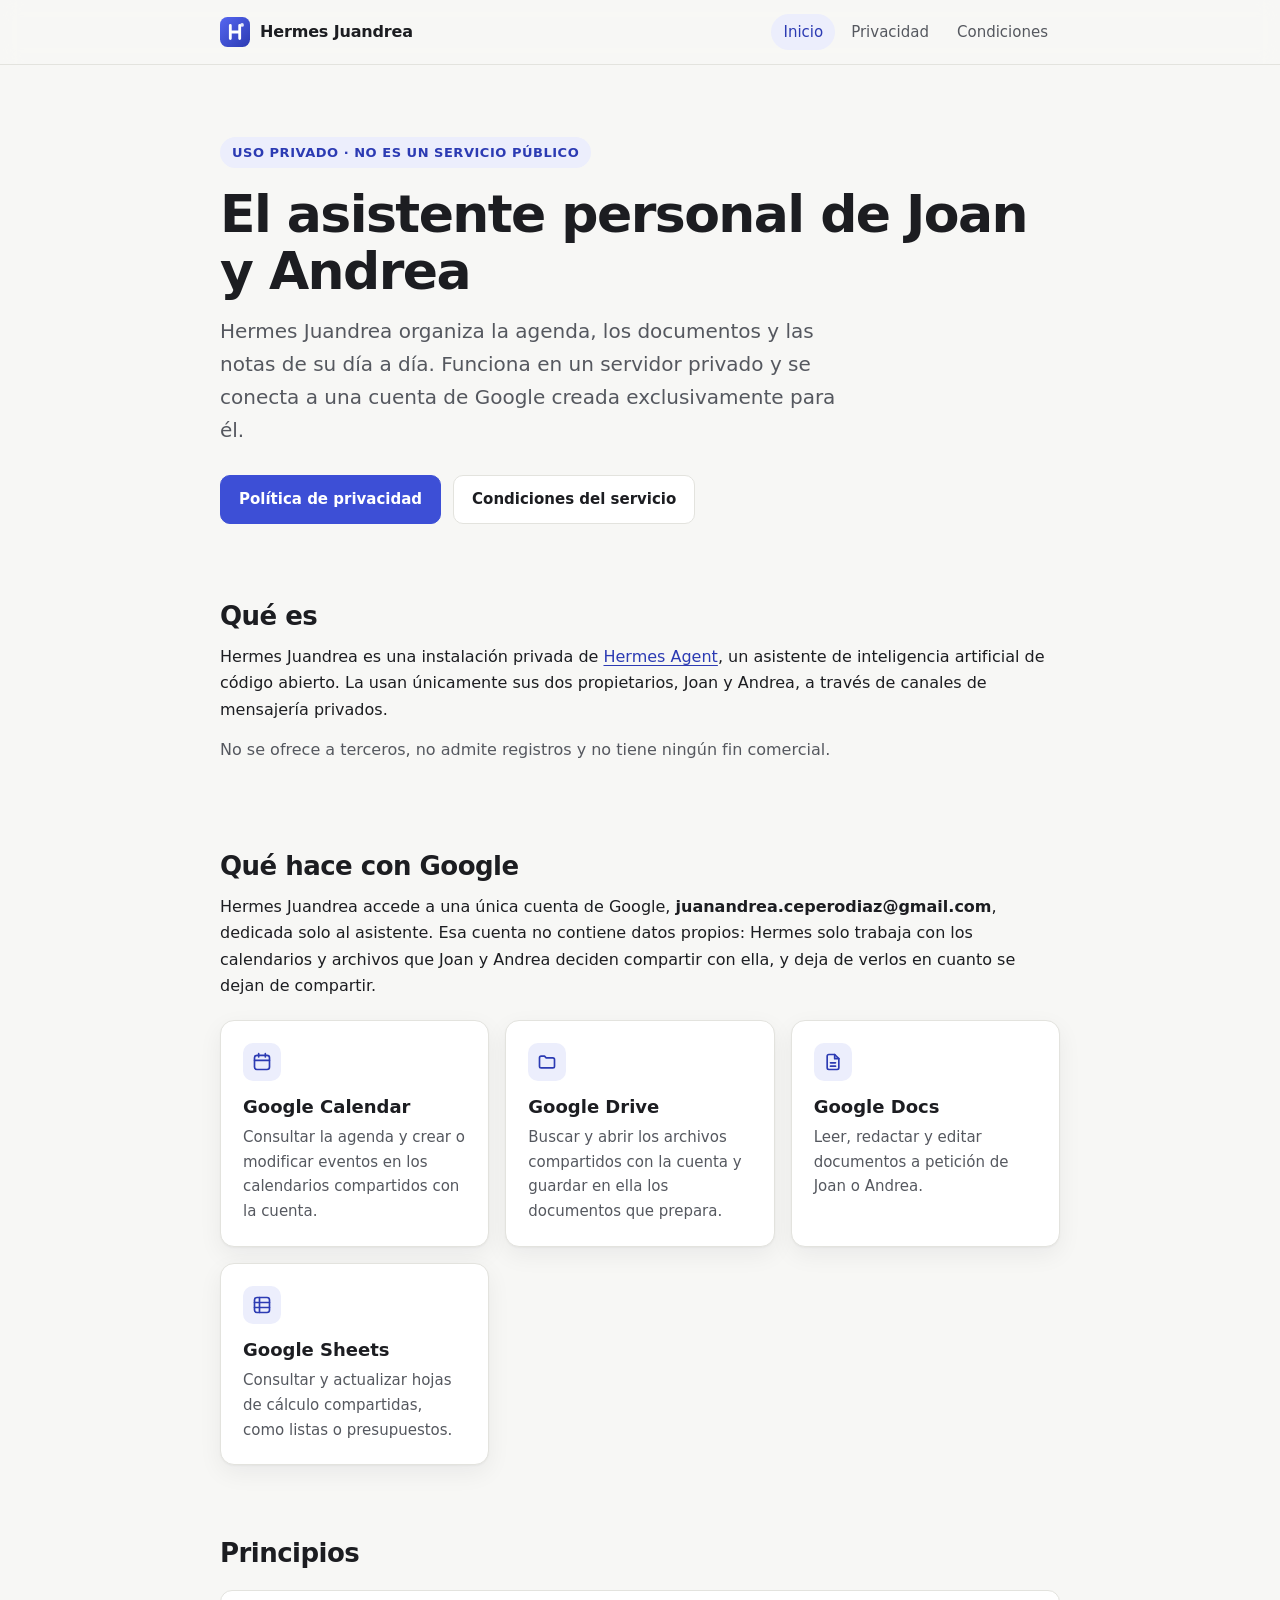
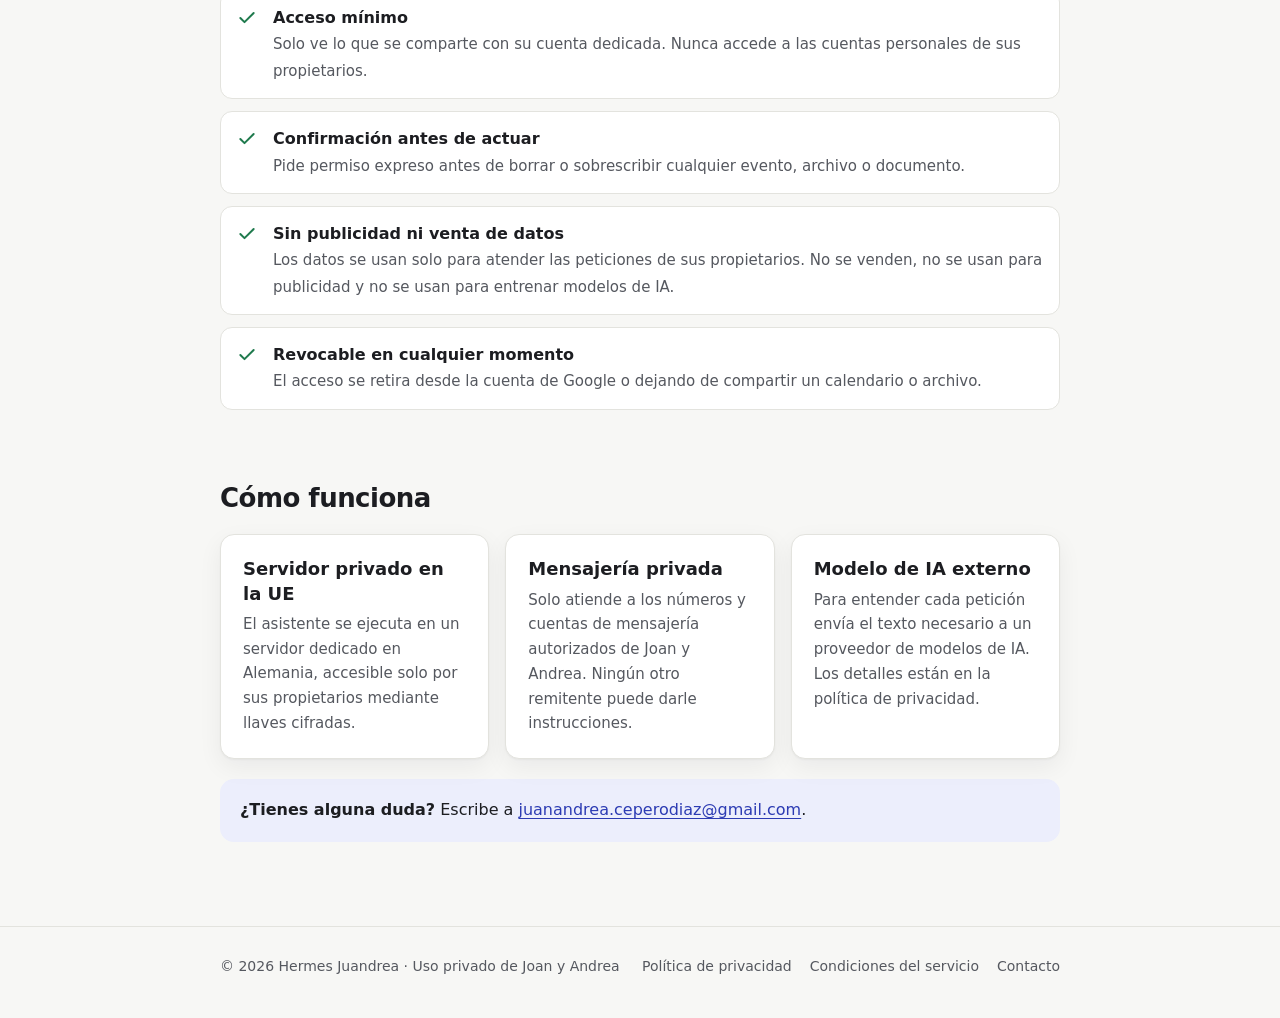
<file: index.html>
<!doctype html>
<html lang="es">
<head>
  <meta charset="utf-8">
  <meta name="viewport" content="width=device-width, initial-scale=1">
  <title>Hermes Juandrea · Asistente personal privado</title>
  <meta name="description" content="Hermes Juandrea es el asistente personal privado de Joan y Andrea. Se conecta a una cuenta de Google dedicada para gestionar su calendario y sus documentos compartidos.">
  <meta name="theme-color" content="#3d4fd6">
  <link rel="icon" href="assets/logo.svg" type="image/svg+xml">
  <link rel="stylesheet" href="assets/style.css">
</head>
<body>
  <a class="skip" href="#contenido">Saltar al contenido</a>

  <header class="site-header">
    <div class="wrap">
      <a class="brand" href="./"><img src="assets/logo.svg" alt="" width="30" height="30"> Hermes Juandrea</a>
      <nav class="nav" aria-label="Principal">
        <a href="./" aria-current="page">Inicio</a>
        <a href="privacy.html">Privacidad</a>
        <a href="terms.html">Condiciones</a>
      </nav>
    </div>
  </header>

  <main id="contenido">
    <div class="wrap">
      <section class="hero">
        <span class="eyebrow">Uso privado · No es un servicio público</span>
        <h1>El asistente personal de Joan y Andrea</h1>
        <p class="lead">Hermes Juandrea organiza la agenda, los documentos y las notas de su día a día. Funciona en un servidor privado y se conecta a una cuenta de Google creada exclusivamente para él.</p>
        <div class="actions">
          <a class="btn primary" href="privacy.html">Política de privacidad</a>
          <a class="btn" href="terms.html">Condiciones del servicio</a>
        </div>
      </section>

      <section aria-labelledby="que-es">
        <h2 id="que-es">Qué es</h2>
        <p>Hermes Juandrea es una instalación privada de <a href="https://github.com/NousResearch/hermes-agent" rel="noopener">Hermes Agent</a>, un asistente de inteligencia artificial de código abierto. La usan únicamente sus dos propietarios, Joan y Andrea, a través de canales de mensajería privados.</p>
        <p class="muted">No se ofrece a terceros, no admite registros y no tiene ningún fin comercial.</p>
      </section>

      <section aria-labelledby="google">
        <h2 id="google">Qué hace con Google</h2>
        <p>Hermes Juandrea accede a una única cuenta de Google, <strong>juanandrea.ceperodiaz@gmail.com</strong>, dedicada solo al asistente. Esa cuenta no contiene datos propios: Hermes solo trabaja con los calendarios y archivos que Joan y Andrea deciden compartir con ella, y deja de verlos en cuanto se dejan de compartir.</p>

        <div class="grid">
          <article class="card">
            <div class="icon" aria-hidden="true">
              <svg viewBox="0 0 24 24" fill="none" stroke="currentColor" stroke-width="2" stroke-linecap="round" stroke-linejoin="round"><rect x="3" y="4" width="18" height="17" rx="3"/><path d="M8 2v4M16 2v4M3 10h18"/></svg>
            </div>
            <h3>Google Calendar</h3>
            <p>Consultar la agenda y crear o modificar eventos en los calendarios compartidos con la cuenta.</p>
          </article>
          <article class="card">
            <div class="icon" aria-hidden="true">
              <svg viewBox="0 0 24 24" fill="none" stroke="currentColor" stroke-width="2" stroke-linecap="round" stroke-linejoin="round"><path d="M3 7a2 2 0 0 1 2-2h4l2 2h8a2 2 0 0 1 2 2v8a2 2 0 0 1-2 2H5a2 2 0 0 1-2-2z"/></svg>
            </div>
            <h3>Google Drive</h3>
            <p>Buscar y abrir los archivos compartidos con la cuenta y guardar en ella los documentos que prepara.</p>
          </article>
          <article class="card">
            <div class="icon" aria-hidden="true">
              <svg viewBox="0 0 24 24" fill="none" stroke="currentColor" stroke-width="2" stroke-linecap="round" stroke-linejoin="round"><path d="M14 3H7a2 2 0 0 0-2 2v14a2 2 0 0 0 2 2h10a2 2 0 0 0 2-2V8z"/><path d="M14 3v5h5M9 13h6M9 17h6"/></svg>
            </div>
            <h3>Google Docs</h3>
            <p>Leer, redactar y editar documentos a petición de Joan o Andrea.</p>
          </article>
          <article class="card">
            <div class="icon" aria-hidden="true">
              <svg viewBox="0 0 24 24" fill="none" stroke="currentColor" stroke-width="2" stroke-linecap="round" stroke-linejoin="round"><rect x="3" y="3" width="18" height="18" rx="3"/><path d="M3 9h18M3 15h18M9 3v18"/></svg>
            </div>
            <h3>Google Sheets</h3>
            <p>Consultar y actualizar hojas de cálculo compartidas, como listas o presupuestos.</p>
          </article>
        </div>
      </section>

      <section aria-labelledby="principios">
        <h2 id="principios">Principios</h2>
        <ul class="list">
          <li>
            <svg viewBox="0 0 24 24" fill="none" stroke="currentColor" stroke-width="2.4" stroke-linecap="round" stroke-linejoin="round" aria-hidden="true"><path d="M20 6 9 17l-5-5"/></svg>
            <div><strong>Acceso mínimo</strong><span>Solo ve lo que se comparte con su cuenta dedicada. Nunca accede a las cuentas personales de sus propietarios.</span></div>
          </li>
          <li>
            <svg viewBox="0 0 24 24" fill="none" stroke="currentColor" stroke-width="2.4" stroke-linecap="round" stroke-linejoin="round" aria-hidden="true"><path d="M20 6 9 17l-5-5"/></svg>
            <div><strong>Confirmación antes de actuar</strong><span>Pide permiso expreso antes de borrar o sobrescribir cualquier evento, archivo o documento.</span></div>
          </li>
          <li>
            <svg viewBox="0 0 24 24" fill="none" stroke="currentColor" stroke-width="2.4" stroke-linecap="round" stroke-linejoin="round" aria-hidden="true"><path d="M20 6 9 17l-5-5"/></svg>
            <div><strong>Sin publicidad ni venta de datos</strong><span>Los datos se usan solo para atender las peticiones de sus propietarios. No se venden, no se usan para publicidad y no se usan para entrenar modelos de IA.</span></div>
          </li>
          <li>
            <svg viewBox="0 0 24 24" fill="none" stroke="currentColor" stroke-width="2.4" stroke-linecap="round" stroke-linejoin="round" aria-hidden="true"><path d="M20 6 9 17l-5-5"/></svg>
            <div><strong>Revocable en cualquier momento</strong><span>El acceso se retira desde la cuenta de Google o dejando de compartir un calendario o archivo.</span></div>
          </li>
        </ul>
      </section>

      <section aria-labelledby="como">
        <h2 id="como">Cómo funciona</h2>
        <div class="grid">
          <article class="card">
            <h3>Servidor privado en la UE</h3>
            <p>El asistente se ejecuta en un servidor dedicado en Alemania, accesible solo por sus propietarios mediante llaves cifradas.</p>
          </article>
          <article class="card">
            <h3>Mensajería privada</h3>
            <p>Solo atiende a los números y cuentas de mensajería autorizados de Joan y Andrea. Ningún otro remitente puede darle instrucciones.</p>
          </article>
          <article class="card">
            <h3>Modelo de IA externo</h3>
            <p>Para entender cada petición envía el texto necesario a un proveedor de modelos de IA. Los detalles están en la política de privacidad.</p>
          </article>
        </div>
        <div class="note">
          <p><strong>¿Tienes alguna duda?</strong> Escribe a <a href="mailto:juanandrea.ceperodiaz@gmail.com">juanandrea.ceperodiaz@gmail.com</a>.</p>
        </div>
      </section>
    </div>
  </main>

  <footer class="site-footer">
    <div class="wrap">
      <span>© 2026 Hermes Juandrea · Uso privado de Joan y Andrea</span>
      <nav aria-label="Legal">
        <a href="privacy.html">Política de privacidad</a>
        <a href="terms.html">Condiciones del servicio</a>
        <a href="mailto:juanandrea.ceperodiaz@gmail.com">Contacto</a>
      </nav>
    </div>
  </footer>
</body>
</html>
</file>
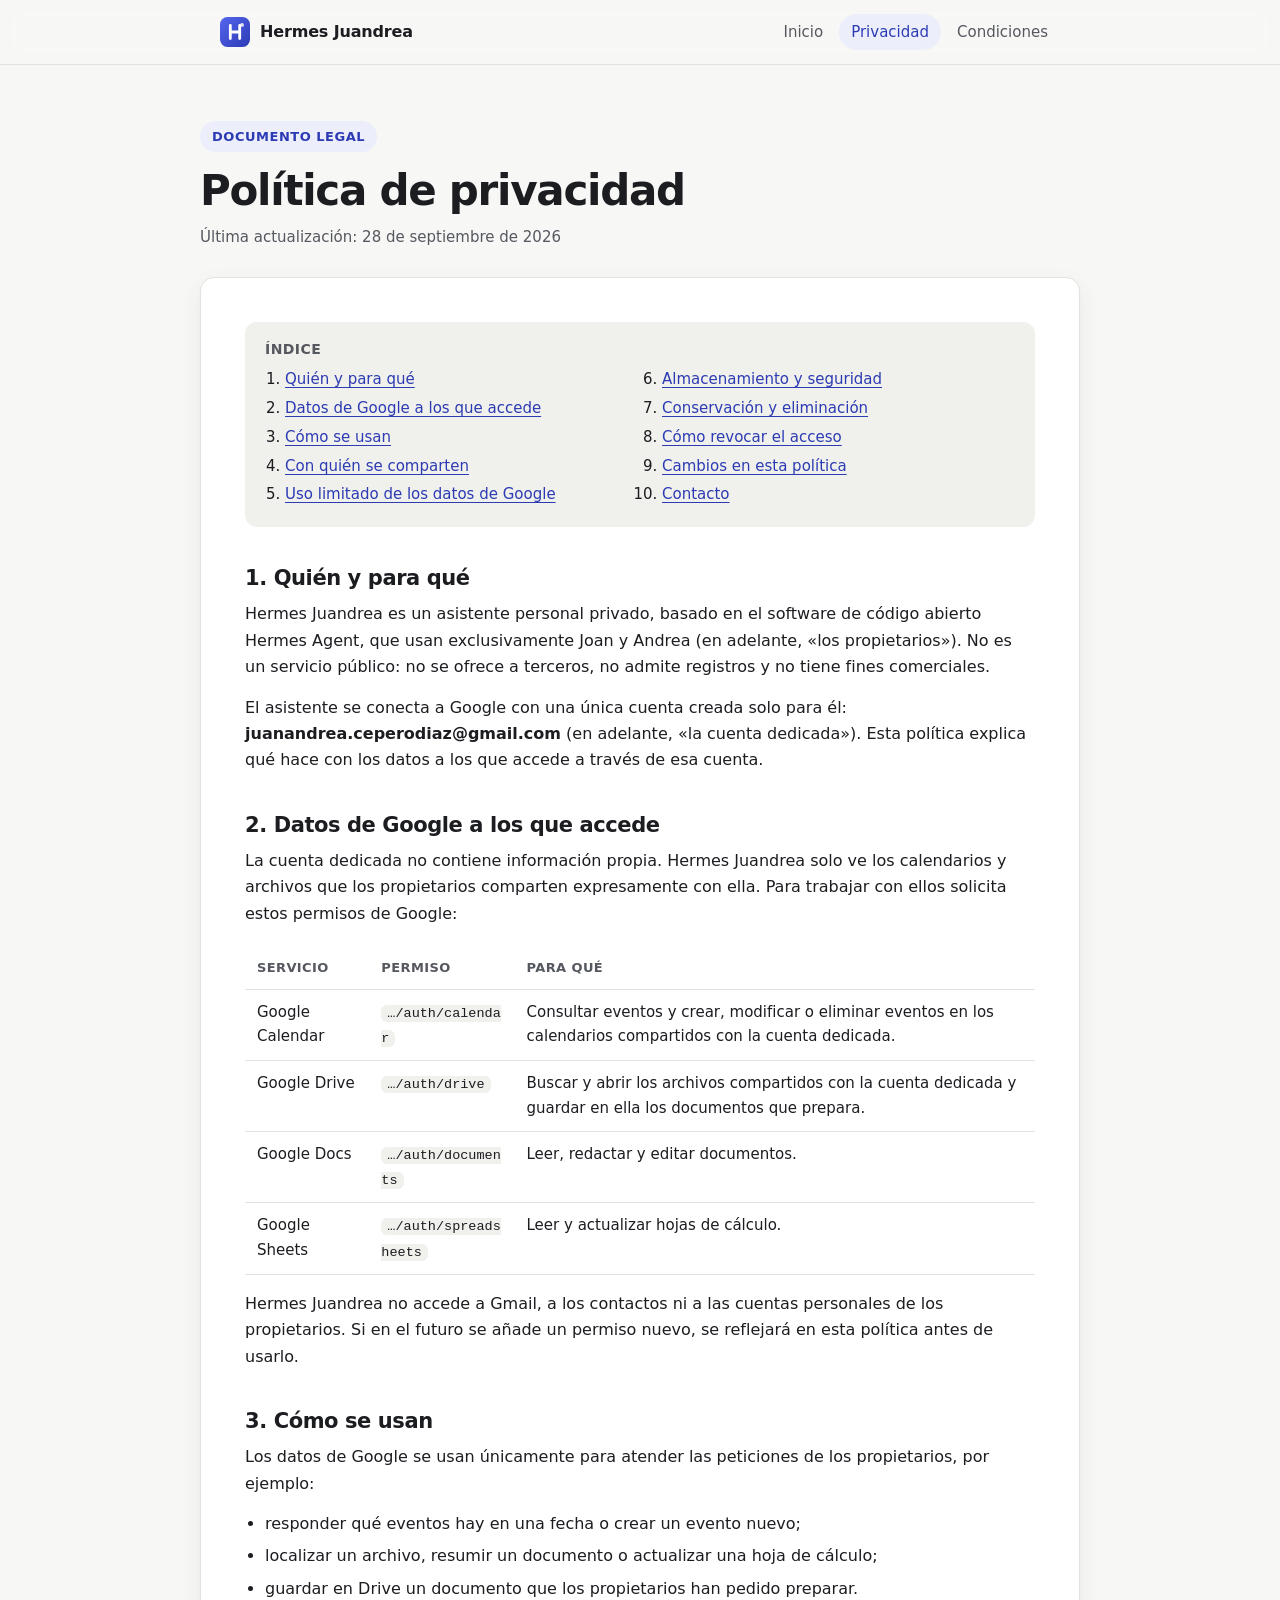
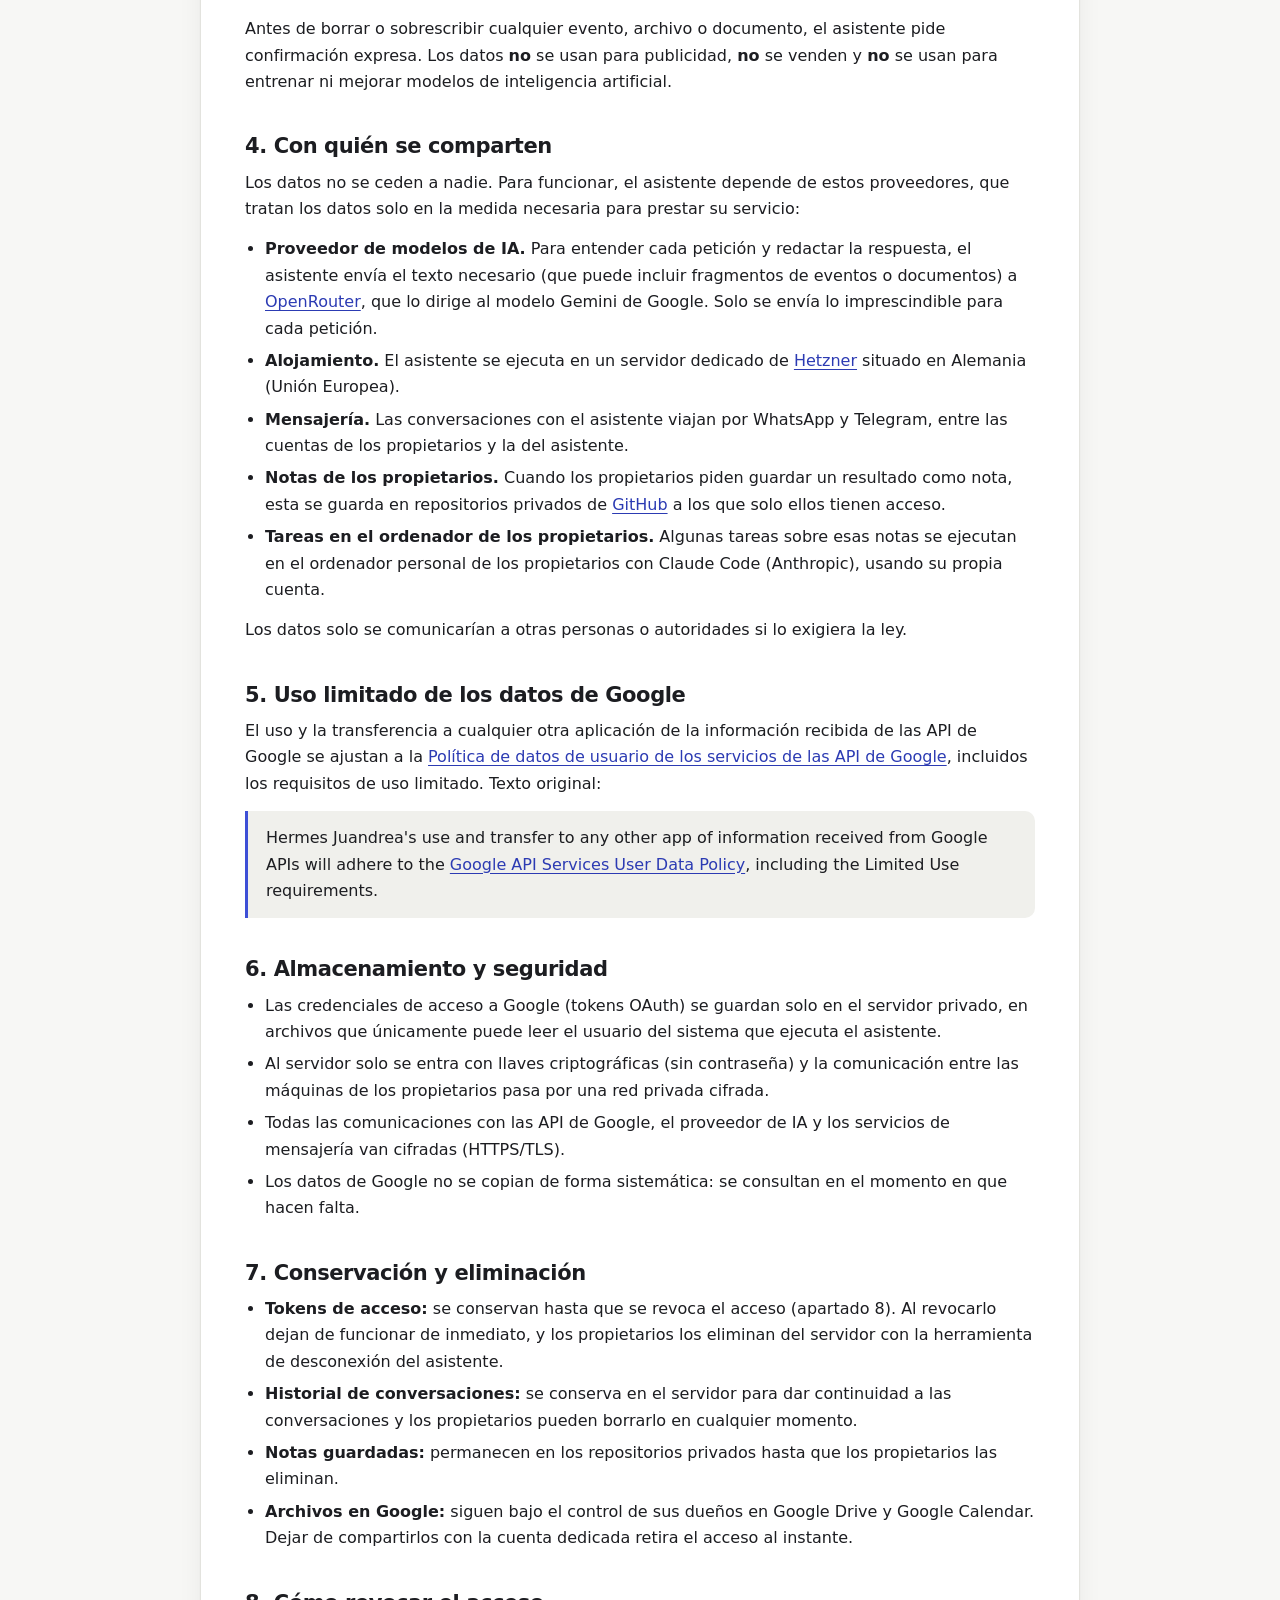
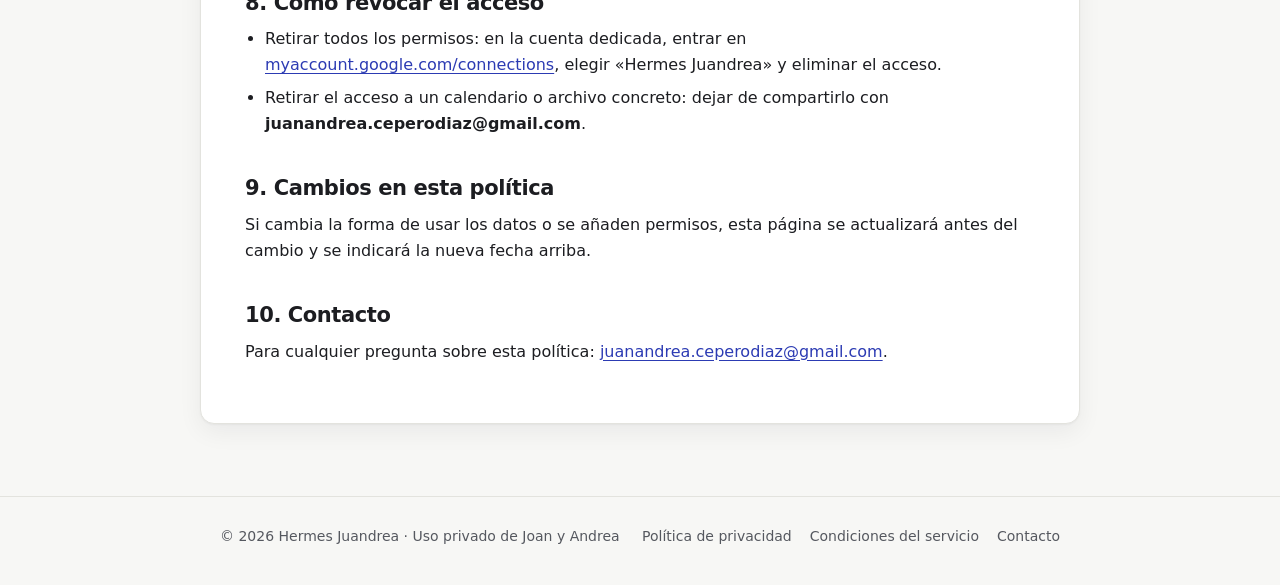
<file: privacy.html>
<!doctype html>
<html lang="es">
<head>
  <meta charset="utf-8">
  <meta name="viewport" content="width=device-width, initial-scale=1">
  <title>Política de privacidad · Hermes Juandrea</title>
  <meta name="description" content="Qué datos de Google usa Hermes Juandrea, para qué, con quién se comparten, cuánto tiempo se conservan y cómo revocar el acceso.">
  <meta name="theme-color" content="#3d4fd6">
  <link rel="icon" href="assets/logo.svg" type="image/svg+xml">
  <link rel="stylesheet" href="assets/style.css">
</head>
<body>
  <a class="skip" href="#contenido">Saltar al contenido</a>

  <header class="site-header">
    <div class="wrap">
      <a class="brand" href="./"><img src="assets/logo.svg" alt="" width="30" height="30"> Hermes Juandrea</a>
      <nav class="nav" aria-label="Principal">
        <a href="./">Inicio</a>
        <a href="privacy.html" aria-current="page">Privacidad</a>
        <a href="terms.html">Condiciones</a>
      </nav>
    </div>
  </header>

  <main id="contenido">
    <div class="wrap doc">
      <span class="eyebrow">Documento legal</span>
      <h1>Política de privacidad</h1>
      <p class="meta">Última actualización: 28 de septiembre de 2026</p>

      <div class="doc-body">
        <nav class="toc" aria-label="Índice">
          <strong>Índice</strong>
          <ol>
            <li><a href="#alcance">Quién y para qué</a></li>
            <li><a href="#datos">Datos de Google a los que accede</a></li>
            <li><a href="#uso">Cómo se usan</a></li>
            <li><a href="#terceros">Con quién se comparten</a></li>
            <li><a href="#uso-limitado">Uso limitado de los datos de Google</a></li>
            <li><a href="#almacenamiento">Almacenamiento y seguridad</a></li>
            <li><a href="#conservacion">Conservación y eliminación</a></li>
            <li><a href="#revocar">Cómo revocar el acceso</a></li>
            <li><a href="#cambios">Cambios en esta política</a></li>
            <li><a href="#contacto">Contacto</a></li>
          </ol>
        </nav>

        <h2 id="alcance">1. Quién y para qué</h2>
        <p>Hermes Juandrea es un asistente personal privado, basado en el software de código abierto Hermes Agent, que usan exclusivamente Joan y Andrea (en adelante, «los propietarios»). No es un servicio público: no se ofrece a terceros, no admite registros y no tiene fines comerciales.</p>
        <p>El asistente se conecta a Google con una única cuenta creada solo para él: <strong>juanandrea.ceperodiaz@gmail.com</strong> (en adelante, «la cuenta dedicada»). Esta política explica qué hace con los datos a los que accede a través de esa cuenta.</p>

        <h2 id="datos">2. Datos de Google a los que accede</h2>
        <p>La cuenta dedicada no contiene información propia. Hermes Juandrea solo ve los calendarios y archivos que los propietarios comparten expresamente con ella. Para trabajar con ellos solicita estos permisos de Google:</p>
        <div class="table-scroll">
          <table>
            <thead>
              <tr><th>Servicio</th><th>Permiso</th><th>Para qué</th></tr>
            </thead>
            <tbody>
              <tr><td>Google Calendar</td><td><code>…/auth/calendar</code></td><td>Consultar eventos y crear, modificar o eliminar eventos en los calendarios compartidos con la cuenta dedicada.</td></tr>
              <tr><td>Google Drive</td><td><code>…/auth/drive</code></td><td>Buscar y abrir los archivos compartidos con la cuenta dedicada y guardar en ella los documentos que prepara.</td></tr>
              <tr><td>Google Docs</td><td><code>…/auth/documents</code></td><td>Leer, redactar y editar documentos.</td></tr>
              <tr><td>Google Sheets</td><td><code>…/auth/spreadsheets</code></td><td>Leer y actualizar hojas de cálculo.</td></tr>
            </tbody>
          </table>
        </div>
        <p>Hermes Juandrea no accede a Gmail, a los contactos ni a las cuentas personales de los propietarios. Si en el futuro se añade un permiso nuevo, se reflejará en esta política antes de usarlo.</p>

        <h2 id="uso">3. Cómo se usan</h2>
        <p>Los datos de Google se usan únicamente para atender las peticiones de los propietarios, por ejemplo:</p>
        <ul>
          <li>responder qué eventos hay en una fecha o crear un evento nuevo;</li>
          <li>localizar un archivo, resumir un documento o actualizar una hoja de cálculo;</li>
          <li>guardar en Drive un documento que los propietarios han pedido preparar.</li>
        </ul>
        <p>Antes de borrar o sobrescribir cualquier evento, archivo o documento, el asistente pide confirmación expresa. Los datos <strong>no</strong> se usan para publicidad, <strong>no</strong> se venden y <strong>no</strong> se usan para entrenar ni mejorar modelos de inteligencia artificial.</p>

        <h2 id="terceros">4. Con quién se comparten</h2>
        <p>Los datos no se ceden a nadie. Para funcionar, el asistente depende de estos proveedores, que tratan los datos solo en la medida necesaria para prestar su servicio:</p>
        <ul>
          <li><strong>Proveedor de modelos de IA.</strong> Para entender cada petición y redactar la respuesta, el asistente envía el texto necesario (que puede incluir fragmentos de eventos o documentos) a <a href="https://openrouter.ai/privacy" rel="noopener">OpenRouter</a>, que lo dirige al modelo Gemini de Google. Solo se envía lo imprescindible para cada petición.</li>
          <li><strong>Alojamiento.</strong> El asistente se ejecuta en un servidor dedicado de <a href="https://www.hetzner.com/legal/privacy-policy" rel="noopener">Hetzner</a> situado en Alemania (Unión Europea).</li>
          <li><strong>Mensajería.</strong> Las conversaciones con el asistente viajan por WhatsApp y Telegram, entre las cuentas de los propietarios y la del asistente.</li>
          <li><strong>Notas de los propietarios.</strong> Cuando los propietarios piden guardar un resultado como nota, esta se guarda en repositorios privados de <a href="https://docs.github.com/en/site-policy/privacy-policies/github-general-privacy-statement" rel="noopener">GitHub</a> a los que solo ellos tienen acceso.</li>
          <li><strong>Tareas en el ordenador de los propietarios.</strong> Algunas tareas sobre esas notas se ejecutan en el ordenador personal de los propietarios con Claude Code (Anthropic), usando su propia cuenta.</li>
        </ul>
        <p>Los datos solo se comunicarían a otras personas o autoridades si lo exigiera la ley.</p>

        <h2 id="uso-limitado">5. Uso limitado de los datos de Google</h2>
        <p>El uso y la transferencia a cualquier otra aplicación de la información recibida de las API de Google se ajustan a la <a href="https://developers.google.com/terms/api-services-user-data-policy" rel="noopener">Política de datos de usuario de los servicios de las API de Google</a>, incluidos los requisitos de uso limitado. Texto original:</p>
        <blockquote lang="en">
          <p>Hermes Juandrea's use and transfer to any other app of information received from Google APIs will adhere to the <a href="https://developers.google.com/terms/api-services-user-data-policy" rel="noopener">Google API Services User Data Policy</a>, including the Limited Use requirements.</p>
        </blockquote>

        <h2 id="almacenamiento">6. Almacenamiento y seguridad</h2>
        <ul>
          <li>Las credenciales de acceso a Google (tokens OAuth) se guardan solo en el servidor privado, en archivos que únicamente puede leer el usuario del sistema que ejecuta el asistente.</li>
          <li>Al servidor solo se entra con llaves criptográficas (sin contraseña) y la comunicación entre las máquinas de los propietarios pasa por una red privada cifrada.</li>
          <li>Todas las comunicaciones con las API de Google, el proveedor de IA y los servicios de mensajería van cifradas (HTTPS/TLS).</li>
          <li>Los datos de Google no se copian de forma sistemática: se consultan en el momento en que hacen falta.</li>
        </ul>

        <h2 id="conservacion">7. Conservación y eliminación</h2>
        <ul>
          <li><strong>Tokens de acceso:</strong> se conservan hasta que se revoca el acceso (apartado 8). Al revocarlo dejan de funcionar de inmediato, y los propietarios los eliminan del servidor con la herramienta de desconexión del asistente.</li>
          <li><strong>Historial de conversaciones:</strong> se conserva en el servidor para dar continuidad a las conversaciones y los propietarios pueden borrarlo en cualquier momento.</li>
          <li><strong>Notas guardadas:</strong> permanecen en los repositorios privados hasta que los propietarios las eliminan.</li>
          <li><strong>Archivos en Google:</strong> siguen bajo el control de sus dueños en Google Drive y Google Calendar. Dejar de compartirlos con la cuenta dedicada retira el acceso al instante.</li>
        </ul>

        <h2 id="revocar">8. Cómo revocar el acceso</h2>
        <ul>
          <li>Retirar todos los permisos: en la cuenta dedicada, entrar en <a href="https://myaccount.google.com/connections" rel="noopener">myaccount.google.com/connections</a>, elegir «Hermes Juandrea» y eliminar el acceso.</li>
          <li>Retirar el acceso a un calendario o archivo concreto: dejar de compartirlo con <strong>juanandrea.ceperodiaz@gmail.com</strong>.</li>
        </ul>

        <h2 id="cambios">9. Cambios en esta política</h2>
        <p>Si cambia la forma de usar los datos o se añaden permisos, esta página se actualizará antes del cambio y se indicará la nueva fecha arriba.</p>

        <h2 id="contacto">10. Contacto</h2>
        <p>Para cualquier pregunta sobre esta política: <a href="mailto:juanandrea.ceperodiaz@gmail.com">juanandrea.ceperodiaz@gmail.com</a>.</p>
      </div>
    </div>
  </main>

  <footer class="site-footer">
    <div class="wrap">
      <span>© 2026 Hermes Juandrea · Uso privado de Joan y Andrea</span>
      <nav aria-label="Legal">
        <a href="privacy.html">Política de privacidad</a>
        <a href="terms.html">Condiciones del servicio</a>
        <a href="mailto:juanandrea.ceperodiaz@gmail.com">Contacto</a>
      </nav>
    </div>
  </footer>
</body>
</html>
</file>
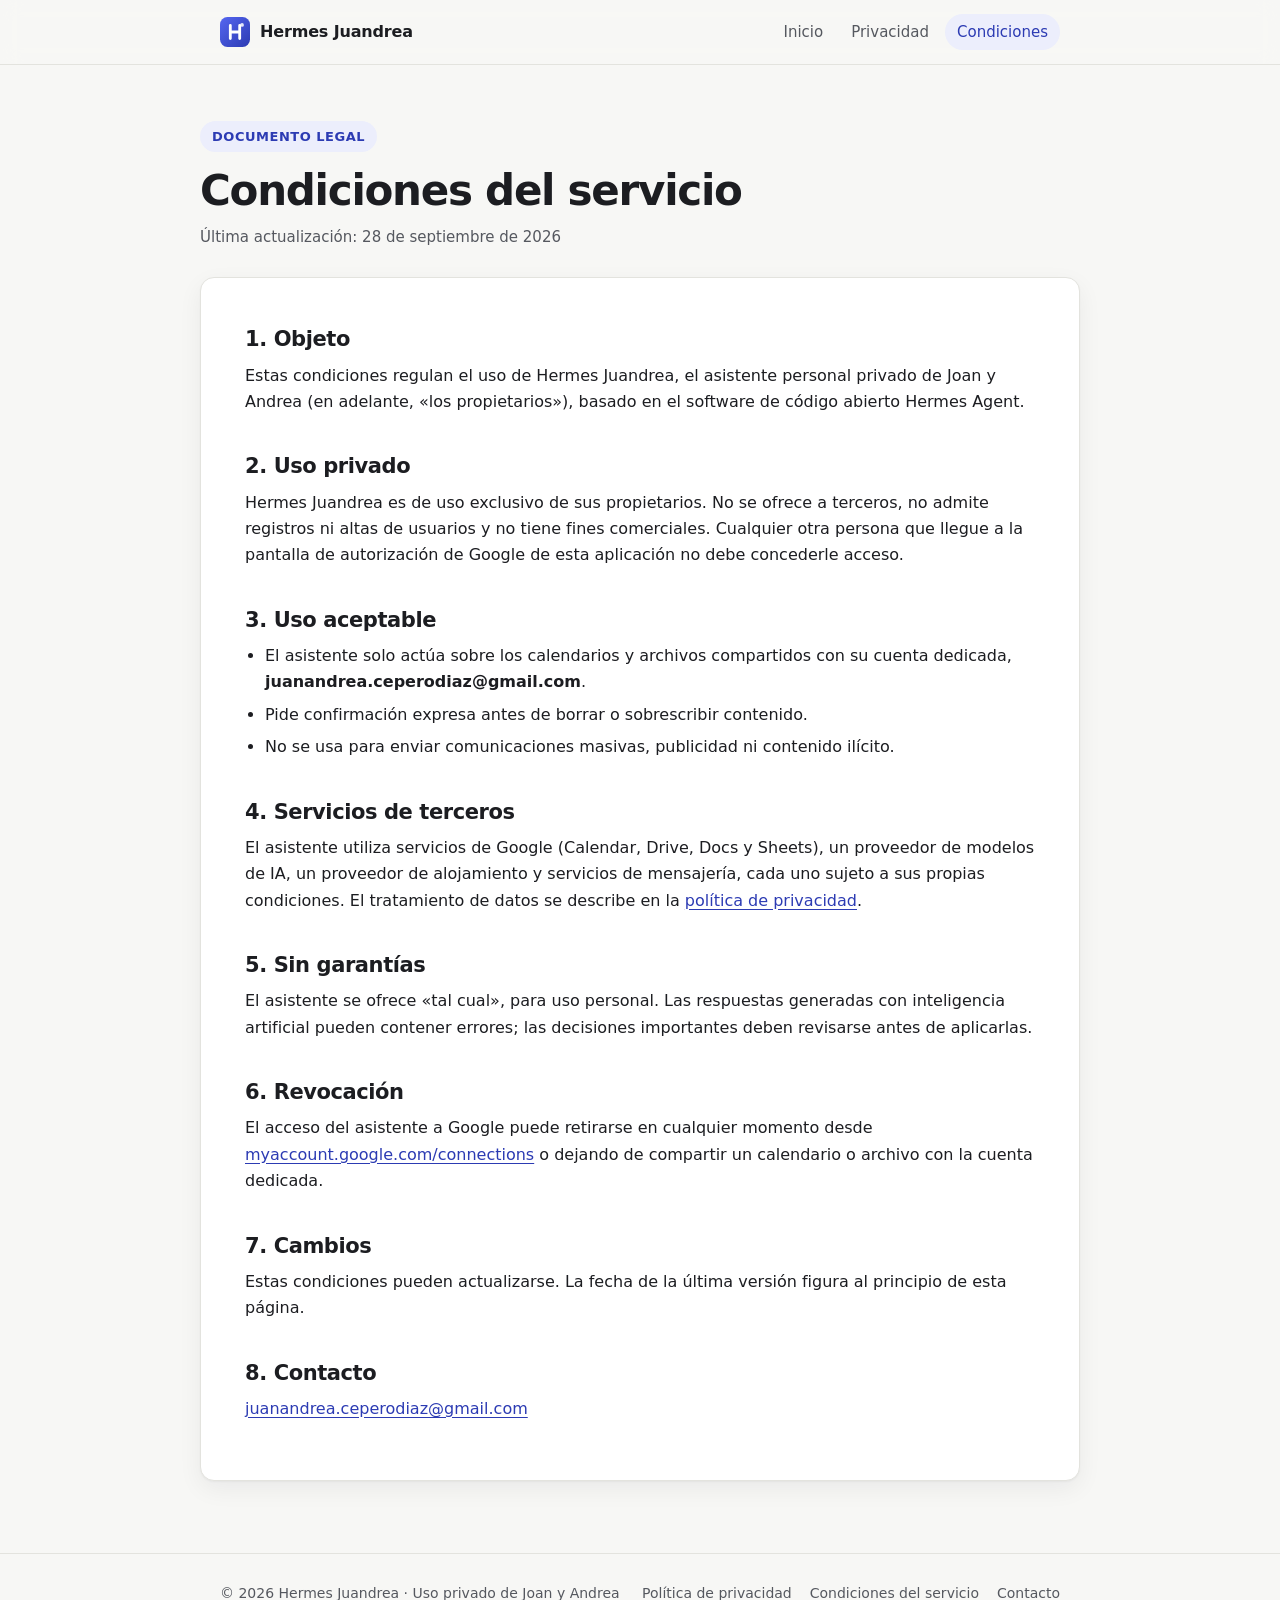
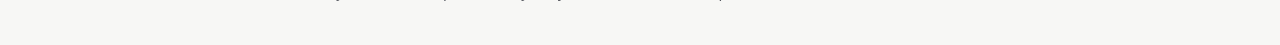
<file: terms.html>
<!doctype html>
<html lang="es">
<head>
  <meta charset="utf-8">
  <meta name="viewport" content="width=device-width, initial-scale=1">
  <title>Condiciones del servicio · Hermes Juandrea</title>
  <meta name="description" content="Condiciones de uso de Hermes Juandrea, el asistente personal privado de Joan y Andrea.">
  <meta name="theme-color" content="#3d4fd6">
  <link rel="icon" href="assets/logo.svg" type="image/svg+xml">
  <link rel="stylesheet" href="assets/style.css">
</head>
<body>
  <a class="skip" href="#contenido">Saltar al contenido</a>

  <header class="site-header">
    <div class="wrap">
      <a class="brand" href="./"><img src="assets/logo.svg" alt="" width="30" height="30"> Hermes Juandrea</a>
      <nav class="nav" aria-label="Principal">
        <a href="./">Inicio</a>
        <a href="privacy.html">Privacidad</a>
        <a href="terms.html" aria-current="page">Condiciones</a>
      </nav>
    </div>
  </header>

  <main id="contenido">
    <div class="wrap doc">
      <span class="eyebrow">Documento legal</span>
      <h1>Condiciones del servicio</h1>
      <p class="meta">Última actualización: 28 de septiembre de 2026</p>

      <div class="doc-body">
        <h2>1. Objeto</h2>
        <p>Estas condiciones regulan el uso de Hermes Juandrea, el asistente personal privado de Joan y Andrea (en adelante, «los propietarios»), basado en el software de código abierto Hermes Agent.</p>

        <h2>2. Uso privado</h2>
        <p>Hermes Juandrea es de uso exclusivo de sus propietarios. No se ofrece a terceros, no admite registros ni altas de usuarios y no tiene fines comerciales. Cualquier otra persona que llegue a la pantalla de autorización de Google de esta aplicación no debe concederle acceso.</p>

        <h2>3. Uso aceptable</h2>
        <ul>
          <li>El asistente solo actúa sobre los calendarios y archivos compartidos con su cuenta dedicada, <strong>juanandrea.ceperodiaz@gmail.com</strong>.</li>
          <li>Pide confirmación expresa antes de borrar o sobrescribir contenido.</li>
          <li>No se usa para enviar comunicaciones masivas, publicidad ni contenido ilícito.</li>
        </ul>

        <h2>4. Servicios de terceros</h2>
        <p>El asistente utiliza servicios de Google (Calendar, Drive, Docs y Sheets), un proveedor de modelos de IA, un proveedor de alojamiento y servicios de mensajería, cada uno sujeto a sus propias condiciones. El tratamiento de datos se describe en la <a href="privacy.html">política de privacidad</a>.</p>

        <h2>5. Sin garantías</h2>
        <p>El asistente se ofrece «tal cual», para uso personal. Las respuestas generadas con inteligencia artificial pueden contener errores; las decisiones importantes deben revisarse antes de aplicarlas.</p>

        <h2>6. Revocación</h2>
        <p>El acceso del asistente a Google puede retirarse en cualquier momento desde <a href="https://myaccount.google.com/connections" rel="noopener">myaccount.google.com/connections</a> o dejando de compartir un calendario o archivo con la cuenta dedicada.</p>

        <h2>7. Cambios</h2>
        <p>Estas condiciones pueden actualizarse. La fecha de la última versión figura al principio de esta página.</p>

        <h2>8. Contacto</h2>
        <p><a href="mailto:juanandrea.ceperodiaz@gmail.com">juanandrea.ceperodiaz@gmail.com</a></p>
      </div>
    </div>
  </main>

  <footer class="site-footer">
    <div class="wrap">
      <span>© 2026 Hermes Juandrea · Uso privado de Joan y Andrea</span>
      <nav aria-label="Legal">
        <a href="privacy.html">Política de privacidad</a>
        <a href="terms.html">Condiciones del servicio</a>
        <a href="mailto:juanandrea.ceperodiaz@gmail.com">Contacto</a>
      </nav>
    </div>
  </footer>
</body>
</html>
</file>
<file: assets/style.css>
/* Hermes Juandrea — hoja de estilos
   Sin dependencias externas: sin fuentes remotas, sin scripts de terceros. */

:root {
  --bg: #f7f7f5;
  --surface: #ffffff;
  --surface-2: #f0f0ec;
  --text: #1c1d21;
  --text-2: #55585f;
  --border: #e3e3de;
  --accent: #3d4fd6;
  --accent-soft: #eceefc;
  --accent-text: #2c3bb3;
  --ok: #1f7a4d;
  --radius: 14px;
  --shadow: 0 1px 2px rgba(20, 22, 30, .04), 0 8px 24px rgba(20, 22, 30, .06);
  --font: ui-sans-serif, system-ui, -apple-system, "Segoe UI", Roboto, "Helvetica Neue", Arial, sans-serif;
  --mono: ui-monospace, SFMono-Regular, "Cascadia Code", Menlo, Consolas, monospace;
  color-scheme: light;
}

@media (prefers-color-scheme: dark) {
  :root {
    --bg: #111215;
    --surface: #18191d;
    --surface-2: #1f2025;
    --text: #ecedf0;
    --text-2: #a3a6ae;
    --border: #2b2d33;
    --accent: #8d99ff;
    --accent-soft: #23263d;
    --accent-text: #b3bbff;
    --ok: #5fcf96;
    --shadow: 0 1px 2px rgba(0, 0, 0, .3), 0 8px 24px rgba(0, 0, 0, .25);
    color-scheme: dark;
  }
}

*, *::before, *::after { box-sizing: border-box; }

html { -webkit-text-size-adjust: 100%; scroll-behavior: smooth; }

body {
  margin: 0;
  background: var(--bg);
  color: var(--text);
  font: 16px/1.65 var(--font);
  -webkit-font-smoothing: antialiased;
}

a { color: var(--accent-text); text-underline-offset: 3px; }
a:hover { color: var(--accent); }

:focus-visible { outline: 2px solid var(--accent); outline-offset: 3px; border-radius: 6px; }

.skip {
  position: absolute; left: -999px; top: 8px;
  background: var(--surface); padding: 8px 14px; border-radius: 8px; z-index: 10;
}
.skip:focus { left: 16px; }

.wrap { width: 100%; max-width: 880px; margin: 0 auto; padding: 0 20px; }

/* Cabecera */
.site-header {
  position: sticky; top: 0; z-index: 5;
  background: color-mix(in srgb, var(--bg) 88%, transparent);
  backdrop-filter: saturate(160%) blur(10px);
  -webkit-backdrop-filter: saturate(160%) blur(10px);
  border-bottom: 1px solid var(--border);
}
.site-header .wrap { display: flex; align-items: center; justify-content: space-between; gap: 16px; height: 64px; }

.brand { display: inline-flex; align-items: center; gap: 10px; color: var(--text); text-decoration: none; font-weight: 650; letter-spacing: -.01em; }
.brand:hover { color: var(--text); }
.brand svg { width: 30px; height: 30px; flex: none; }

.nav { display: flex; gap: 4px; flex-wrap: wrap; }
.nav a {
  color: var(--text-2); text-decoration: none; font-size: 15px;
  padding: 6px 12px; border-radius: 999px;
}
.nav a:hover { color: var(--text); background: var(--surface-2); }
.nav a[aria-current="page"] { color: var(--accent-text); background: var(--accent-soft); }

/* Portada */
.hero { padding: 72px 0 40px; }
.eyebrow {
  display: inline-flex; align-items: center; gap: 8px;
  font-size: 13px; font-weight: 600; letter-spacing: .04em; text-transform: uppercase;
  color: var(--accent-text); background: var(--accent-soft);
  padding: 5px 12px; border-radius: 999px;
}
.hero h1 {
  font-size: clamp(34px, 6vw, 52px); line-height: 1.08; letter-spacing: -.03em;
  margin: 18px 0 16px; font-weight: 750;
}
.lead { font-size: clamp(17px, 2.4vw, 20px); color: var(--text-2); max-width: 640px; margin: 0; }

.actions { display: flex; gap: 12px; flex-wrap: wrap; margin-top: 28px; }
.btn {
  display: inline-flex; align-items: center; gap: 8px;
  padding: 11px 18px; border-radius: 10px; font-weight: 600; font-size: 15px;
  text-decoration: none; border: 1px solid var(--border); color: var(--text); background: var(--surface);
}
.btn:hover { color: var(--text); border-color: var(--text-2); }
.btn.primary { background: var(--accent); border-color: var(--accent); color: #fff; }
.btn.primary:hover { filter: brightness(1.08); color: #fff; }
@media (prefers-color-scheme: dark) { .btn.primary, .btn.primary:hover { color: #0f1020; } }

/* Secciones */
section { padding: 36px 0; }
h2 { font-size: 26px; line-height: 1.25; letter-spacing: -.02em; margin: 0 0 12px; font-weight: 700; }
h3 { font-size: 18px; line-height: 1.35; margin: 0 0 6px; font-weight: 650; }
p { margin: 0 0 14px; }
.muted { color: var(--text-2); }

.grid { display: grid; gap: 16px; grid-template-columns: repeat(auto-fit, minmax(240px, 1fr)); margin-top: 20px; }
.card {
  background: var(--surface); border: 1px solid var(--border); border-radius: var(--radius);
  padding: 22px; box-shadow: var(--shadow);
}
.card p { margin: 0; color: var(--text-2); font-size: 15px; }
.icon {
  width: 38px; height: 38px; border-radius: 10px; margin-bottom: 14px;
  display: grid; place-items: center; background: var(--accent-soft); color: var(--accent-text);
}
.icon svg { width: 20px; height: 20px; }

.list { list-style: none; padding: 0; margin: 20px 0 0; display: grid; gap: 12px; }
.list li {
  display: grid; grid-template-columns: 24px 1fr; gap: 12px; align-items: start;
  background: var(--surface); border: 1px solid var(--border); border-radius: 12px; padding: 14px 16px;
}
.list li svg { width: 20px; height: 20px; margin-top: 3px; color: var(--ok); }
.list li strong { display: block; }
.list li span { color: var(--text-2); font-size: 15px; }

.note {
  background: var(--accent-soft); border-radius: var(--radius); padding: 18px 20px; margin-top: 20px;
  color: var(--text);
}
.note p:last-child { margin-bottom: 0; }

/* Documentos legales */
.doc { padding: 56px 0 24px; }
.doc h1 { font-size: clamp(30px, 5vw, 42px); letter-spacing: -.03em; line-height: 1.1; margin: 16px 0 10px; }
.doc .meta { color: var(--text-2); font-size: 15px; margin-bottom: 28px; }
.doc-body { background: var(--surface); border: 1px solid var(--border); border-radius: var(--radius); padding: clamp(22px, 4vw, 44px); box-shadow: var(--shadow); }
.doc-body h2 { font-size: 21px; margin: 34px 0 10px; padding-top: 4px; }
.doc-body h2:first-child { margin-top: 0; }
.doc-body ul { padding-left: 20px; margin: 0 0 14px; }
.doc-body li { margin-bottom: 6px; }
.doc-body code { font-family: var(--mono); font-size: 13.5px; background: var(--surface-2); padding: 1px 6px; border-radius: 6px; word-break: break-word; }

.toc { background: var(--surface-2); border-radius: 12px; padding: 16px 20px; margin-bottom: 28px; }
.toc strong { display: block; margin-bottom: 6px; font-size: 14px; letter-spacing: .03em; text-transform: uppercase; color: var(--text-2); }
.toc ol { margin: 0; padding-left: 20px; columns: 2 220px; column-gap: 24px; }
.toc li { margin-bottom: 4px; font-size: 15px; break-inside: avoid; }

table { width: 100%; border-collapse: collapse; margin: 6px 0 16px; font-size: 15px; }
th, td { text-align: left; padding: 10px 12px; border-bottom: 1px solid var(--border); vertical-align: top; }
th { color: var(--text-2); font-weight: 600; font-size: 13px; letter-spacing: .03em; text-transform: uppercase; }
.table-scroll { overflow-x: auto; -webkit-overflow-scrolling: touch; }

blockquote {
  margin: 12px 0 16px; padding: 14px 18px; border-left: 3px solid var(--accent);
  background: var(--surface-2); border-radius: 0 10px 10px 0; color: var(--text);
}
blockquote p:last-child { margin-bottom: 0; }

/* Pie */
.site-footer { border-top: 1px solid var(--border); margin-top: 48px; padding: 28px 0 40px; color: var(--text-2); font-size: 14px; }
.site-footer .wrap { display: flex; justify-content: space-between; gap: 16px; flex-wrap: wrap; }
.site-footer nav { display: flex; gap: 18px; flex-wrap: wrap; }
.site-footer a { color: var(--text-2); text-decoration: none; }
.site-footer a:hover { color: var(--text); text-decoration: underline; }

/* 404 */
.center { min-height: 60vh; display: grid; place-items: center; text-align: center; padding: 60px 0; }
.center h1 { font-size: 64px; margin: 0; letter-spacing: -.04em; }

@media (max-width: 560px) {
  .site-header .wrap { height: auto; padding-top: 12px; padding-bottom: 12px; flex-direction: column; align-items: flex-start; gap: 8px; }
  .nav { margin-left: -12px; }
  .hero { padding-top: 44px; }
}

@media print {
  .site-header, .site-footer, .skip { display: none; }
  body { background: #fff; color: #000; }
  .doc-body { border: 0; box-shadow: none; padding: 0; }
}
</file>
